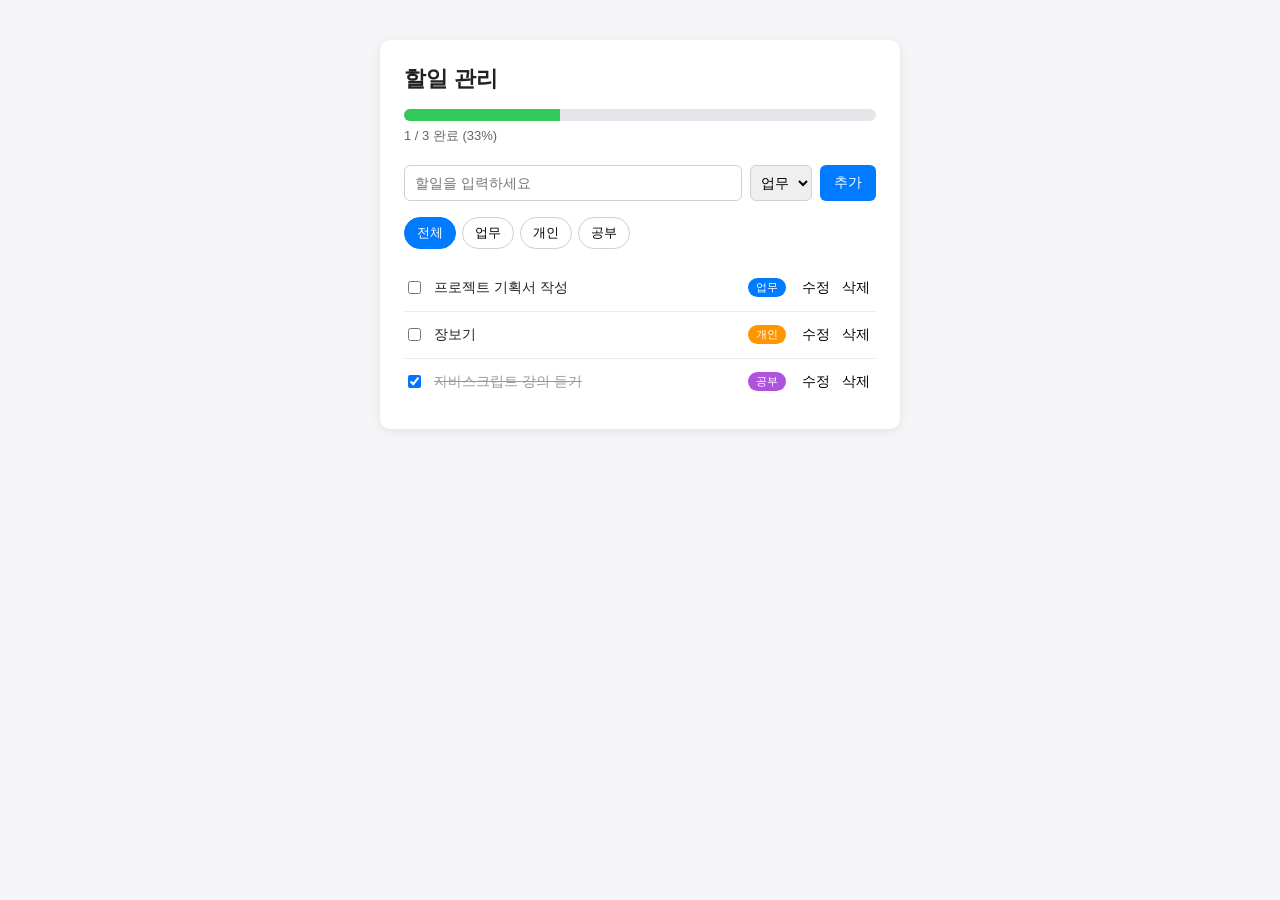
<file: week04/index.html>
<!-- Created: 2026-09-17 11:10:26 -->
<!DOCTYPE html>
<html lang="ko">
<head>
  <meta charset="UTF-8">
  <title>할일 관리</title>
  <style>
    * {
      box-sizing: border-box;
    }

    body {
      font-family: Arial, sans-serif;
      background: #f5f5f7;
      margin: 0;
      padding: 40px 16px;
      color: #222;
    }

    .app {
      max-width: 520px;
      margin: 0 auto;
      background: #fff;
      border-radius: 10px;
      padding: 24px;
      box-shadow: 0 2px 10px rgba(0, 0, 0, 0.08);
    }

    h1 {
      margin-top: 0;
      font-size: 22px;
    }

    .progress {
      margin-bottom: 20px;
    }

    .progress-bar {
      background: #e5e5ea;
      border-radius: 6px;
      height: 12px;
      overflow: hidden;
    }

    .progress-fill {
      background: #34c759;
      height: 100%;
      width: 0%;
    }

    #progress-label {
      display: block;
      margin-top: 6px;
      font-size: 13px;
      color: #666;
    }

    .todo-form {
      display: flex;
      gap: 8px;
      margin-bottom: 16px;
    }

    .todo-form input[type="text"] {
      flex: 1;
      padding: 8px 10px;
      border: 1px solid #d0d0d5;
      border-radius: 6px;
      font-size: 14px;
    }

    .todo-form select {
      padding: 8px 6px;
      border: 1px solid #d0d0d5;
      border-radius: 6px;
      font-size: 14px;
    }

    .todo-form button {
      padding: 8px 14px;
      border: none;
      border-radius: 6px;
      background: #007aff;
      color: #fff;
      font-size: 14px;
      cursor: pointer;
    }

    .filters {
      display: flex;
      gap: 6px;
      margin-bottom: 16px;
    }

    .filter-btn {
      padding: 6px 12px;
      border: 1px solid #d0d0d5;
      border-radius: 999px;
      background: #fff;
      font-size: 13px;
      cursor: pointer;
    }

    .filter-btn.active {
      background: #007aff;
      border-color: #007aff;
      color: #fff;
    }

    .todo-list {
      list-style: none;
      padding: 0;
      margin: 0;
    }

    .todo-item {
      display: flex;
      align-items: center;
      gap: 10px;
      padding: 10px 0;
      border-bottom: 1px solid #eee;
    }

    .todo-item:last-child {
      border-bottom: none;
    }

    .todo-text {
      flex: 1;
      font-size: 14px;
      word-break: break-word;
    }

    .todo-item.completed .todo-text {
      text-decoration: line-through;
      color: #999;
    }

    .category-tag {
      font-size: 11px;
      padding: 2px 8px;
      border-radius: 999px;
      color: #fff;
      white-space: nowrap;
    }

    .category-tag.work {
      background: #007aff;
    }

    .category-tag.personal {
      background: #ff9500;
    }

    .category-tag.study {
      background: #af52de;
    }

    .todo-actions button {
      border: none;
      background: none;
      cursor: pointer;
      font-size: 14px;
      padding: 4px 6px;
    }

    .empty-state {
      text-align: center;
      color: #999;
      font-size: 14px;
      padding: 24px 0;
    }
  </style>
</head>
<body>
  <div class="app">
    <h1>할일 관리</h1>

    <!-- Progress display: values are static placeholders until the
         data logic is wired up. -->
    <div class="progress">
      <div class="progress-bar">
        <div id="progress-fill" class="progress-fill" style="width: 0%;"></div>
      </div>
      <span id="progress-label">0 / 0 완료 (0%)</span>
    </div>

    <form id="todo-form" class="todo-form">
      <input id="todo-text" type="text" placeholder="할일을 입력하세요" required>
      <select id="todo-category">
        <option value="work">업무</option>
        <option value="personal">개인</option>
        <option value="study">공부</option>
      </select>
      <button type="submit">추가</button>
    </form>

    <div class="filters" id="filters">
      <button class="filter-btn active" data-filter="all">전체</button>
      <button class="filter-btn" data-filter="work">업무</button>
      <button class="filter-btn" data-filter="personal">개인</button>
      <button class="filter-btn" data-filter="study">공부</button>
    </div>

    <ul id="todo-list" class="todo-list"></ul>
  </div>

  <script>
    const STORAGE_KEY = "week04_todos";

    const CATEGORY_LABELS = { work: "업무", personal: "개인", study: "공부" };

    // Shown only on a genuinely fresh start (no localStorage entry yet)
    // so the app isn't empty the very first time it's opened.
    const SAMPLE_TODOS = [
      { id: "sample-1", title: "프로젝트 기획서 작성", category: "work", completed: false, createdAt: Date.now() },
      { id: "sample-2", title: "장보기", category: "personal", completed: false, createdAt: Date.now() },
      { id: "sample-3", title: "자바스크립트 강의 듣기", category: "study", completed: true, createdAt: Date.now() },
    ];

    function loadTodos() {
      const raw = localStorage.getItem(STORAGE_KEY);
      if (!raw) return SAMPLE_TODOS;
      try {
        const parsed = JSON.parse(raw);
        return Array.isArray(parsed) ? parsed : [];
      } catch {
        return [];
      }
    }

    function saveTodos() {
      localStorage.setItem(STORAGE_KEY, JSON.stringify(todos));
    }

    let todos = loadTodos();
    let editingId = null;
    let currentFilter = "all";

    const form = document.getElementById("todo-form");
    const textInput = document.getElementById("todo-text");
    const categorySelect = document.getElementById("todo-category");
    const listEl = document.getElementById("todo-list");
    const filtersEl = document.getElementById("filters");
    const progressFillEl = document.getElementById("progress-fill");
    const progressLabelEl = document.getElementById("progress-label");

    function createId() {
      return `${Date.now()}-${Math.random().toString(36).slice(2, 8)}`;
    }

    function addTodo(title, category) {
      todos.push({
        id: createId(),
        title,
        category,
        completed: false,
        createdAt: Date.now(),
      });
      saveTodos();
      render();
    }

    function updateTodo(id, title, category) {
      const todo = todos.find((t) => t.id === id);
      if (!todo) return;
      todo.title = title;
      todo.category = category;
      saveTodos();
      render();
    }

    function deleteTodo(id) {
      todos = todos.filter((t) => t.id !== id);
      saveTodos();
      render();
    }

    function toggleComplete(id) {
      const todo = todos.find((t) => t.id === id);
      if (!todo) return;
      todo.completed = !todo.completed;
      saveTodos();
      render();
    }

    function createItemElement(todo) {
      const li = document.createElement("li");
      li.className = "todo-item" + (todo.completed ? " completed" : "");

      if (editingId === todo.id) {
        const input = document.createElement("input");
        input.type = "text";
        input.value = todo.title;

        const select = document.createElement("select");
        for (const [value, label] of Object.entries(CATEGORY_LABELS)) {
          const option = document.createElement("option");
          option.value = value;
          option.textContent = label;
          if (value === todo.category) option.selected = true;
          select.appendChild(option);
        }

        const saveBtn = document.createElement("button");
        saveBtn.type = "button";
        saveBtn.textContent = "저장";
        saveBtn.addEventListener("click", () => {
          const newTitle = input.value.trim();
          if (!newTitle) return;
          editingId = null;
          updateTodo(todo.id, newTitle, select.value);
        });

        const cancelBtn = document.createElement("button");
        cancelBtn.type = "button";
        cancelBtn.textContent = "취소";
        cancelBtn.addEventListener("click", () => {
          editingId = null;
          render();
        });

        li.append(input, select, saveBtn, cancelBtn);
        return li;
      }

      const checkbox = document.createElement("input");
      checkbox.type = "checkbox";
      checkbox.checked = todo.completed;
      checkbox.addEventListener("change", () => toggleComplete(todo.id));

      const title = document.createElement("span");
      title.className = "todo-text";
      title.textContent = todo.title;

      const tag = document.createElement("span");
      tag.className = `category-tag ${todo.category}`;
      tag.textContent = CATEGORY_LABELS[todo.category];

      const actions = document.createElement("span");
      actions.className = "todo-actions";

      const editBtn = document.createElement("button");
      editBtn.type = "button";
      editBtn.textContent = "수정";
      editBtn.addEventListener("click", () => {
        editingId = todo.id;
        render();
      });

      const deleteBtn = document.createElement("button");
      deleteBtn.type = "button";
      deleteBtn.textContent = "삭제";
      deleteBtn.addEventListener("click", () => deleteTodo(todo.id));

      actions.append(editBtn, deleteBtn);
      li.append(checkbox, title, tag, actions);
      return li;
    }

    function renderProgress() {
      const total = todos.length;
      if (total === 0) {
        progressFillEl.style.width = "0%";
        progressLabelEl.textContent = "등록된 할 일이 없습니다";
        return;
      }
      const done = todos.filter((t) => t.completed).length;
      const percent = Math.round((done / total) * 100);
      progressFillEl.style.width = `${percent}%`;
      progressLabelEl.textContent = `${done} / ${total} 완료 (${percent}%)`;
    }

    function render() {
      renderProgress();

      const visibleTodos = (
        currentFilter === "all"
          ? todos
          : todos.filter((t) => t.category === currentFilter)
      )
        // Completed items sink to the bottom; Array#sort is stable, so
        // relative order within each group (completed/incomplete) is
        // preserved.
        .slice()
        .sort((a, b) => Number(a.completed) - Number(b.completed));

      listEl.innerHTML = "";
      if (visibleTodos.length === 0) {
        const empty = document.createElement("li");
        empty.className = "empty-state";
        empty.textContent = "할일이 없습니다.";
        listEl.appendChild(empty);
      } else {
        for (const todo of visibleTodos) {
          listEl.appendChild(createItemElement(todo));
        }
      }

      for (const btn of filtersEl.querySelectorAll(".filter-btn")) {
        btn.classList.toggle("active", btn.dataset.filter === currentFilter);
      }
    }

    form.addEventListener("submit", (event) => {
      event.preventDefault();
      const title = textInput.value.trim();
      if (!title) return;
      addTodo(title, categorySelect.value);
      textInput.value = "";
      textInput.focus();
    });

    filtersEl.addEventListener("click", (event) => {
      const btn = event.target.closest(".filter-btn");
      if (!btn) return;
      currentFilter = btn.dataset.filter;
      render();
    });

    render();
  </script>
</body>
</html>
</file>
